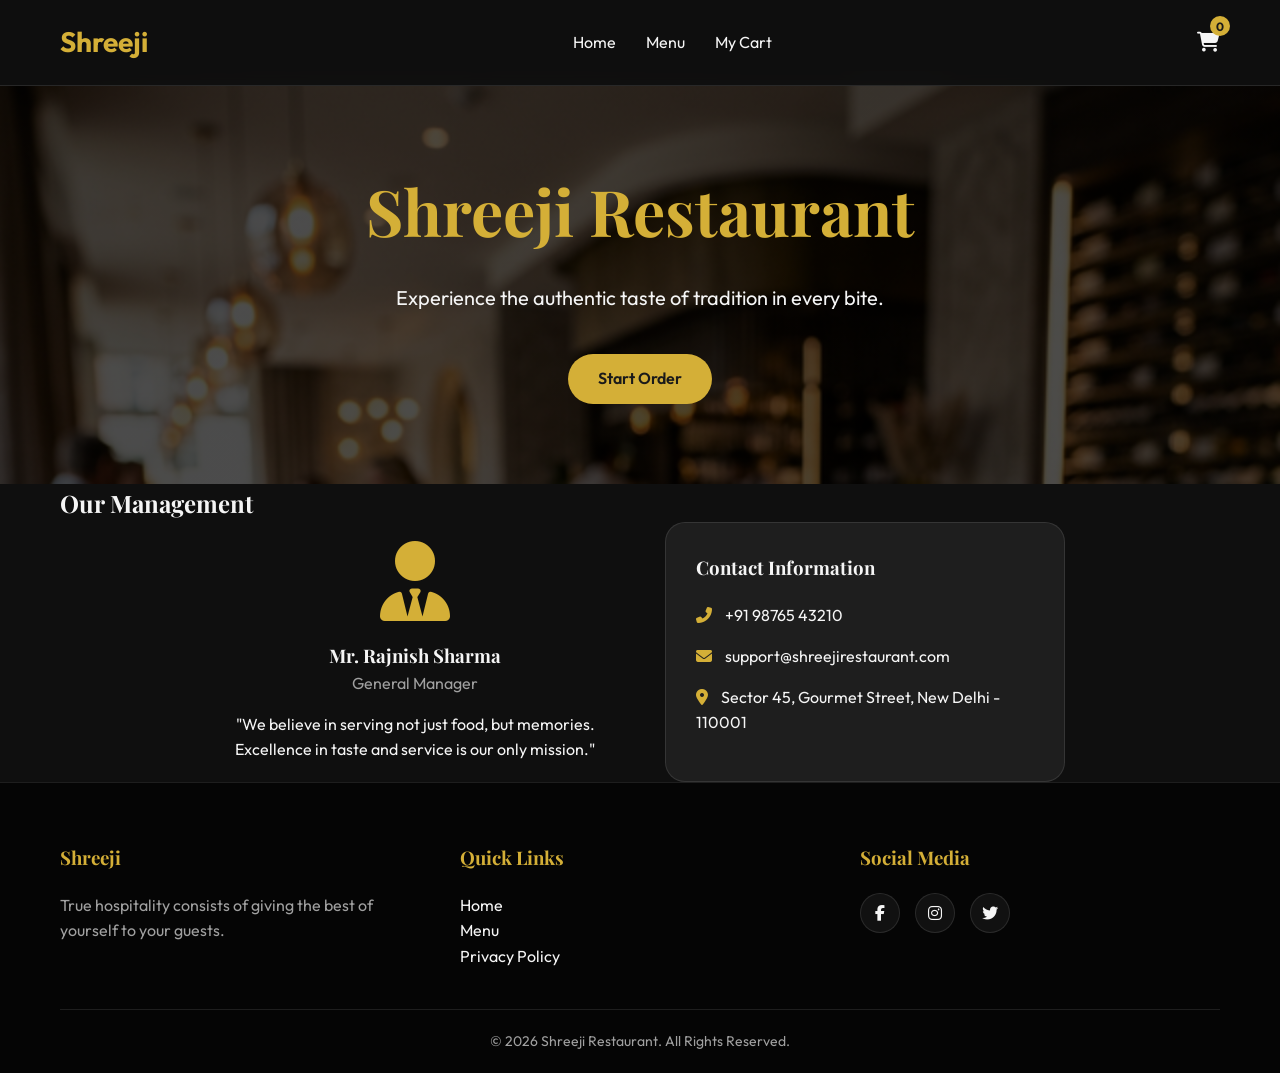
<file: index.html>
<!DOCTYPE html>
<html lang="en">
<head>
    <meta charset="UTF-8">
    <meta name="viewport" content="width=device-width, initial-scale=1.0">
    <title>Shreeji Restaurant | Pure flavors, Divine Taste</title>
    <!-- Font Awesome -->
    <link rel="stylesheet" href="https://cdnjs.cloudflare.com/ajax/libs/font-awesome/6.4.0/css/all.min.css">
    <link rel="stylesheet" href="style.css">
</head>
<body>

    <!-- Shared Navbar -->
    <nav>
        <div class="container">
            <a href="index.html" class="logo">Shreeji</a>
            <ul class="nav-links">
                <li><a href="index.html">Home</a></li>
                <li><a href="selection.html">Menu</a></li>
                <li><a href="cart.html">My Cart</a></li>
            </ul>
            <a href="cart.html" class="cart-btn-link">
                <i class="fas fa-shopping-cart"></i>
                <span class="cart-counter" id="cartCounter">0</span>
            </a>
        </div>
    </nav>

    <main>
        <!-- Hero Section -->
        <section class="hero" style="background: linear-gradient(rgba(0,0,0,0.7), rgba(0,0,0,0.7)), url('images/hero.png'); background-size: cover;">
            <div class="container" style="text-align: center;">
                <h1 style="font-size: 64px; color: var(--primary-color); margin-bottom: 20px;">Shreeji Restaurant</h1>
                <p style="font-size: 20px; margin-bottom: 40px;">Experience the authentic taste of tradition in every bite.</p>
                <a href="selection.html" class="btn btn-primary">Start Order</a>
            </div>
        </section>

        <!-- About / Contact -->
        <section class="container">
            <h2 class="section-title">Our Management</h2>
            <div style="display: flex; gap: 50px; align-items: center; justify-content: center; flex-wrap: wrap;">
                <div style="max-width: 400px; text-align: center;">
                    <i class="fas fa-user-tie" style="font-size: 80px; color: var(--primary-color); margin-bottom: 20px;"></i>
                    <h3>Mr. Rajnish Sharma</h3>
                    <p style="color: var(--text-muted)">General Manager</p>
                    <p style="margin-top: 15px;">"We believe in serving not just food, but memories. Excellence in taste and service is our only mission."</p>
                </div>
                <div style="max-width: 400px; padding: 30px; background: var(--card-bg); border-radius: 20px; border: 1px solid var(--glass-border);">
                    <h3>Contact Information</h3>
                    <ul style="margin-top: 20px;">
                        <li style="margin-bottom: 15px;"><i class="fas fa-phone-alt" style="color: var(--primary-color); margin-right: 10px;"></i> +91 98765 43210</li>
                        <li style="margin-bottom: 15px;"><i class="fas fa-envelope" style="color: var(--primary-color); margin-right: 10px;"></i> support@shreejirestaurant.com</li>
                        <li style="margin-bottom: 15px;"><i class="fas fa-map-marker-alt" style="color: var(--primary-color); margin-right: 10px;"></i> Sector 45, Gourmet Street, New Delhi - 110001</li>
                    </ul>
                </div>
            </div>
        </section>
    </main>

    <!-- Shared Footer -->
    <footer>
        <div class="container">
            <div class="footer-grid">
                <div class="footer-info">
                    <h3>Shreeji</h3>
                    <p>True hospitality consists of giving the best of yourself to your guests.</p>
                </div>
                <div class="footer-info">
                    <h3>Quick Links</h3>
                    <ul>
                        <li><a href="index.html">Home</a></li>
                        <li><a href="selection.html">Menu</a></li>
                        <li><a href="#">Privacy Policy</a></li>
                    </ul>
                </div>
                <div class="footer-info">
                    <h3>Social Media</h3>
                    <div class="social-links">
                        <a href="#"><i class="fab fa-facebook-f"></i></a>
                        <a href="#"><i class="fab fa-instagram"></i></a>
                        <a href="#"><i class="fab fa-twitter"></i></a>
                    </div>
                </div>
            </div>
            <div class="copyright">
                &copy; 2026 Shreeji Restaurant. All Rights Reserved.
            </div>
        </div>
    </footer>

    <script src="common.js"></script>
</body>
</html>
</file>
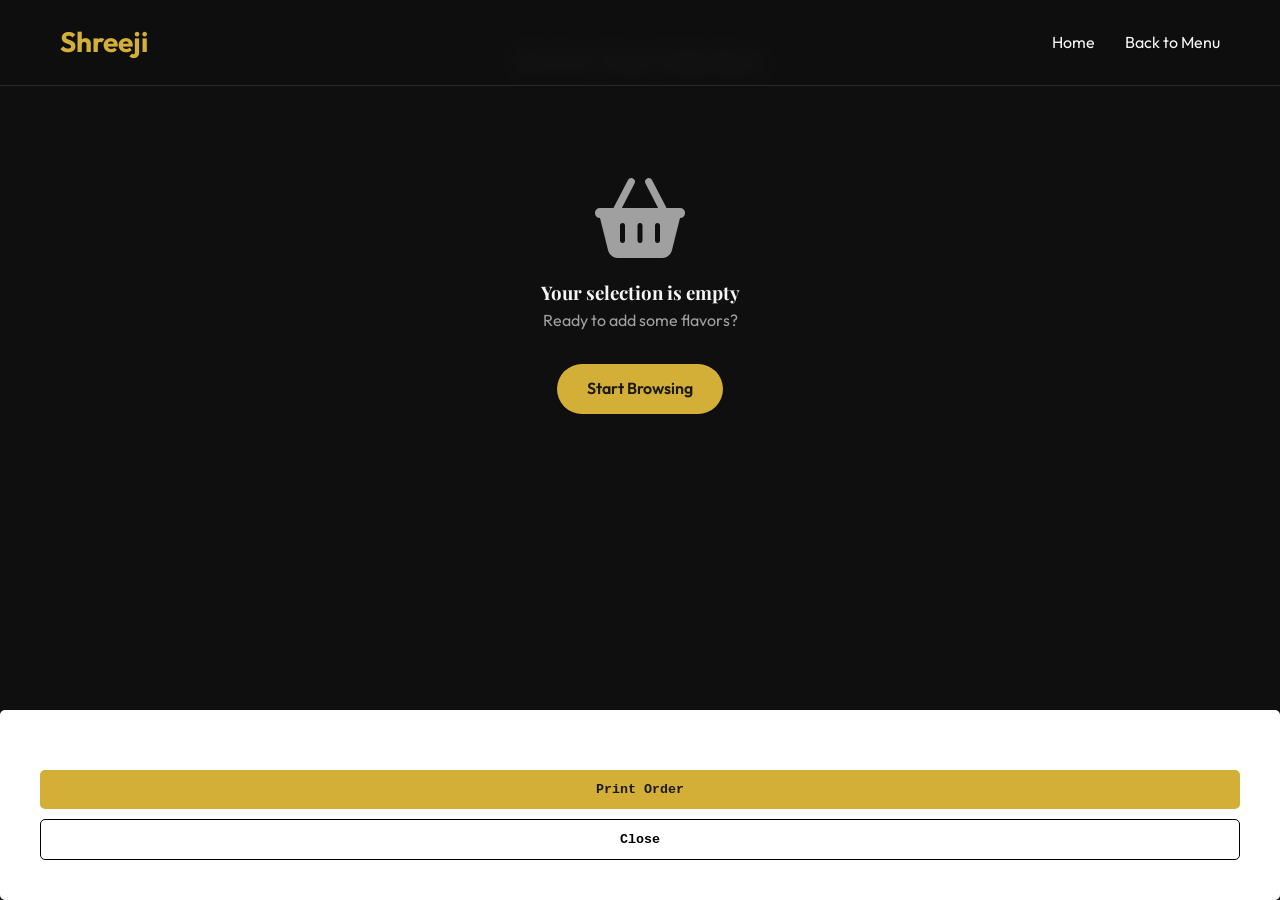
<file: cart.html>
<!DOCTYPE html>
<html lang="en">
<head>
    <meta charset="UTF-8">
    <meta name="viewport" content="width=device-width, initial-scale=1.0">
    <title>My Cart | Shreeji Restaurant</title>
    <link rel="stylesheet" href="https://cdnjs.cloudflare.com/ajax/libs/font-awesome/6.4.0/css/all.min.css">
    <link rel="stylesheet" href="style.css">
    <style>
        .cart-page-container {
            display: grid;
            grid-template-columns: 2fr 1fr;
            gap: 40px;
            margin-top: 40px;
        }
        .cart-list {
            background: var(--card-bg);
            border-radius: 20px;
            padding: 30px;
            border: 1px solid var(--glass-border);
        }
        .cart-page-item {
            display: flex;
            align-items: center;
            gap: 20px;
            padding: 15px 0;
            border-bottom: 1px solid var(--glass-border);
        }
        .cart-page-item img {
            width: 80px;
            height: 80px;
            object-fit: cover;
            border-radius: 10px;
        }
        .summary-card {
            background: var(--card-bg);
            border-radius: 20px;
            padding: 30px;
            border: 1px solid var(--primary-color);
            height: fit-content;
            position: sticky;
            top: 100px;
        }
        @media (max-width: 992px) {
            .cart-page-container { grid-template-columns: 1fr; }
        }
    </style>
</head>
<body>

    <nav>
        <div class="container">
            <a href="index.html" class="logo">Shreeji</a>
            <ul class="nav-links">
                <li><a href="index.html">Home</a></li>
                <li><a href="menu.html">Back to Menu</a></li>
            </ul>
        </div>
    </nav>

    <main class="container">
        <h2 class="section-title" style="text-align: left; margin-top: 40px;">Review Your Selection</h2>
        
        <div id="emptyCart" style="display: none; text-align: center; padding: 100px 0;">
            <i class="fas fa-shopping-basket" style="font-size: 80px; color: var(--text-muted); margin-bottom: 20px;"></i>
            <h3>Your selection is empty</h3>
            <p style="margin-bottom: 30px; color: var(--text-muted)">Ready to add some flavors?</p>
            <a href="selection.html" class="btn btn-primary">Start Browsing</a>
        </div>

        <div class="cart-page-container" id="cartLayout">
            <div class="cart-list" id="cartListItems">
                <!-- Items injected here -->
            </div>
            
            <div class="summary-card">
                <h3 style="margin-bottom: 25px; border-bottom: 1px solid var(--glass-border); padding-bottom: 15px;">Order Summary</h3>
                <div style="display: flex; justify-content: space-between; margin-bottom: 15px;">
                    <span>Subtotal</span>
                    <span id="subtotal">₹0</span>
                </div>
                <div style="display: flex; justify-content: space-between; margin-bottom: 15px;">
                    <span>GST (5%)</span>
                    <span id="gst">₹0</span>
                </div>
                <div style="display: flex; justify-content: space-between; margin-top: 20px; padding-top: 20px; border-top: 2px solid var(--primary-color); font-weight: 700; font-size: 20px;">
                    <span>Grand Total</span>
                    <span id="grandTotal" style="color: var(--primary-color);">₹0</span>
                </div>
                <button class="btn btn-primary" style="width: 100%; margin-top: 30px;" id="checkoutBtn">Checkout & Print Bill</button>
                <button class="btn btn-outline" style="width: 100%; margin-top: 10px;" onclick="clearAll()">Clear All</button>
            </div>
        </div>
    </main>

    <!-- Bill Modal -->
    <div class="modal-overlay" id="billModal">
        <div class="bill-modal" style="font-family: 'Courier New', monospace; background: #fff; color: #000; padding: 40px; border-radius: 5px;">
            <div class="bill-content" id="billContent" style="white-space: pre-wrap;"></div>
            <button class="btn btn-primary" style="width: 100%; margin-top: 20px; border-radius: 5px;" onclick="window.print()">Print Order</button>
            <button class="btn btn-outline" style="width: 100%; margin-top: 10px; border-radius: 5px; border-color: #000; color: #000;" onclick="closeModal()">Close</button>
        </div>
    </div>

    <script src="common.js"></script>
    <script>
        document.addEventListener('DOMContentLoaded', updateCartPage);

        function updateCartPage() {
            const cart = CartManager.getCart();
            const emptyDiv = document.getElementById('emptyCart');
            const layoutDiv = document.getElementById('cartLayout');
            
            if (cart.length === 0) {
                emptyDiv.style.display = 'block';
                layoutDiv.style.display = 'none';
                return;
            }

            const listItems = document.getElementById('cartListItems');
            listItems.innerHTML = '';
            let sub = 0;

            cart.forEach((item, index) => {
                sub += item.price;
                const div = document.createElement('div');
                div.className = 'cart-page-item';
                div.innerHTML = `
                    <img src="${item.image}" alt="${item.name}">
                    <div style="flex-grow: 1;">
                        <h4 style="font-size: 18px;">${item.name}</h4>
                        <p style="color: var(--text-muted); font-size: 14px;">${item.category}</p>
                    </div>
                    <div style="font-weight: 700; color: var(--primary-color);">₹${item.price}</div>
                    <button onclick="remove(${index})" style="background: transparent; color: var(--accent-color); font-size: 18px;"><i class="fas fa-trash"></i></button>
                `;
                listItems.appendChild(div);
            });

            const gstVal = Math.round(sub * 0.05);
            document.getElementById('subtotal').innerText = `₹${sub}`;
            document.getElementById('gst').innerText = `₹${gstVal}`;
            document.getElementById('grandTotal').innerText = `₹${sub + gstVal}`;
        }

        function remove(idx) {
            CartManager.removeFromCart(idx);
            updateCartPage();
        }

        function clearAll() {
            CartManager.clearCart();
            updateCartPage();
        }

        document.getElementById('checkoutBtn').onclick = () => {
            const cart = CartManager.getCart();
            let sub = cart.reduce((s, i) => s + i.price, 0);
            let gstVal = Math.round(sub * 0.05);
            
            let bill = `******** SHREEJI RESTAURANT ********\n`;
            bill += `Contact: +91 98765 43210\n`;
            bill += `Address: Sector 45, New Delhi\n`;
            bill += `------------------------------------\n`;
            cart.forEach(item => {
                bill += `${item.name.padEnd(25)} ₹${item.price}\n`;
            });
            bill += `------------------------------------\n`;
            bill += `Subtotal:                ₹${sub}\n`;
            bill += `GST (5%):                ₹${gstVal}\n`;
            bill += `GRAND TOTAL:             ₹${sub + gstVal}\n`;
            bill += `------------------------------------\n`;
            bill += `        TASTE THE DIVINE            \n`;
            
            document.getElementById('billContent').innerText = bill;
            document.getElementById('billModal').classList.add('open');
        };

        function closeModal() {
            document.getElementById('billModal').classList.remove('open');
        }
    </script>
</body>
</html>
</file>
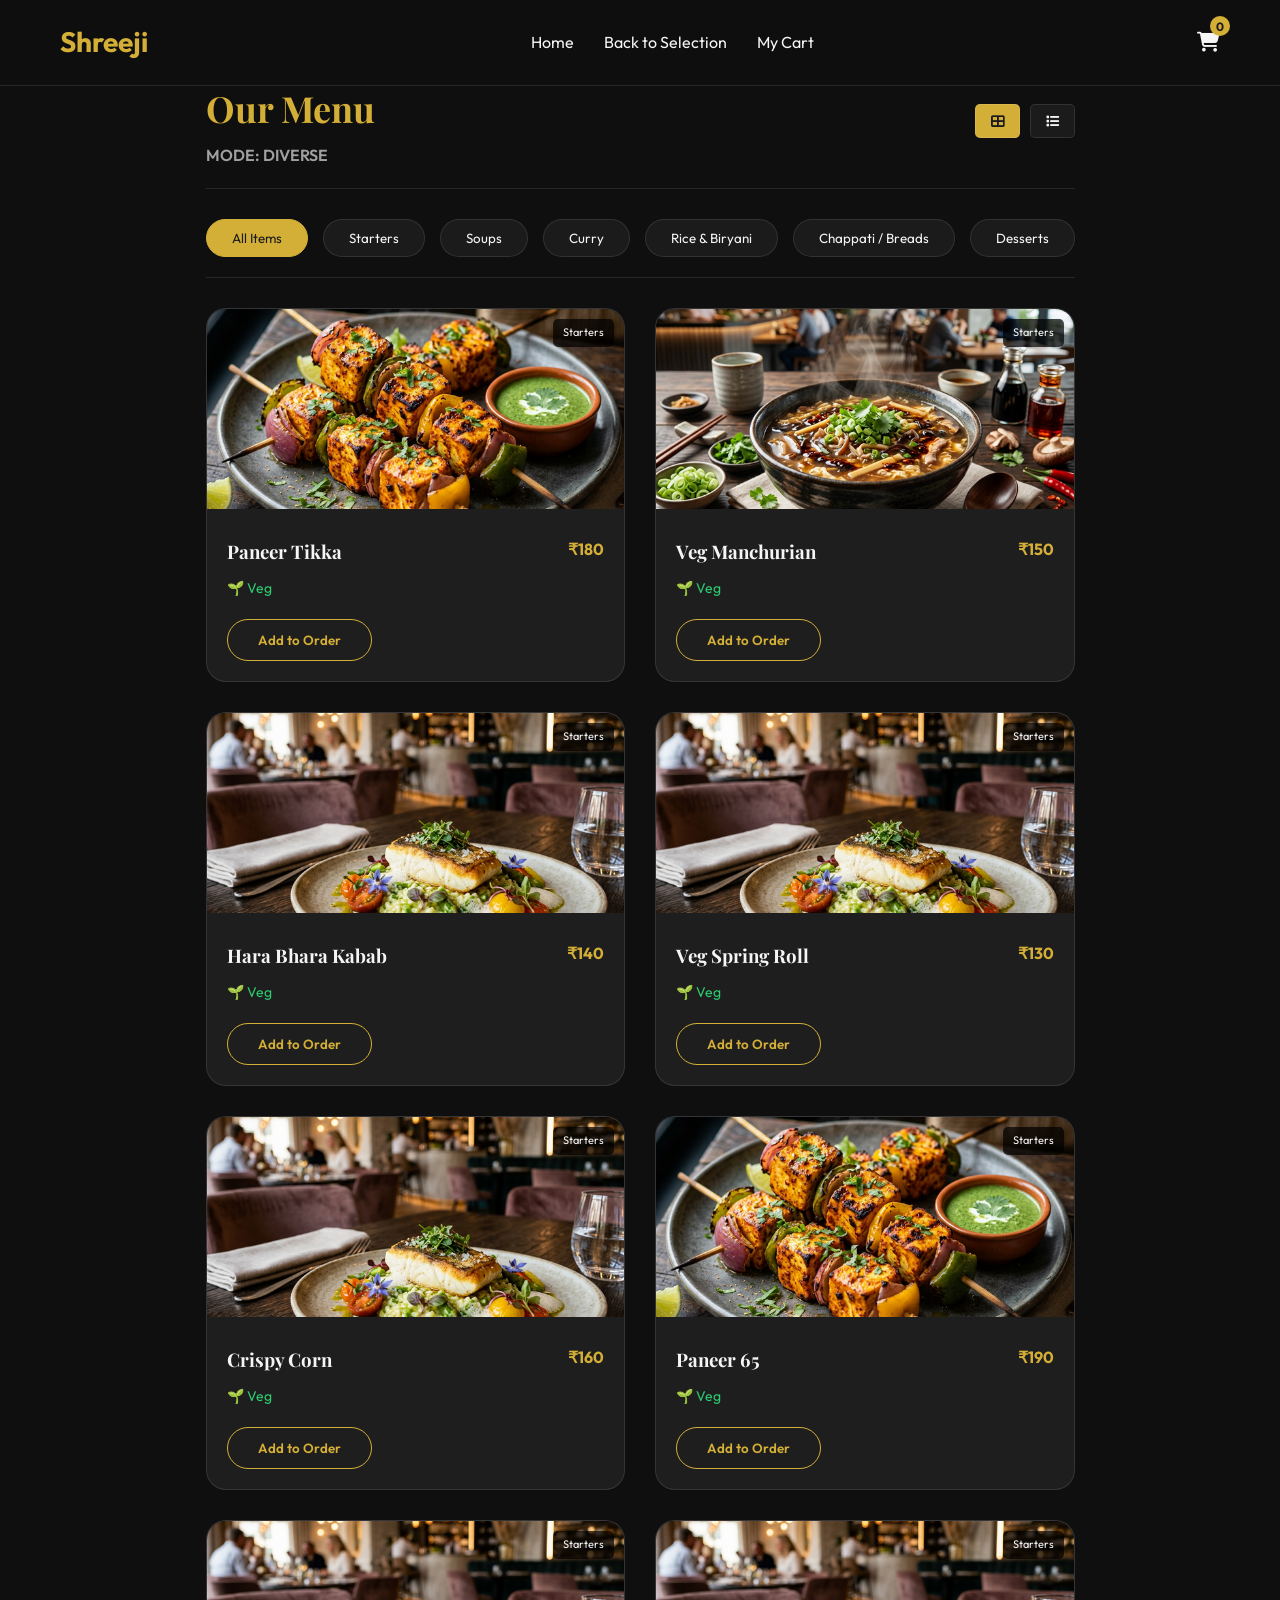
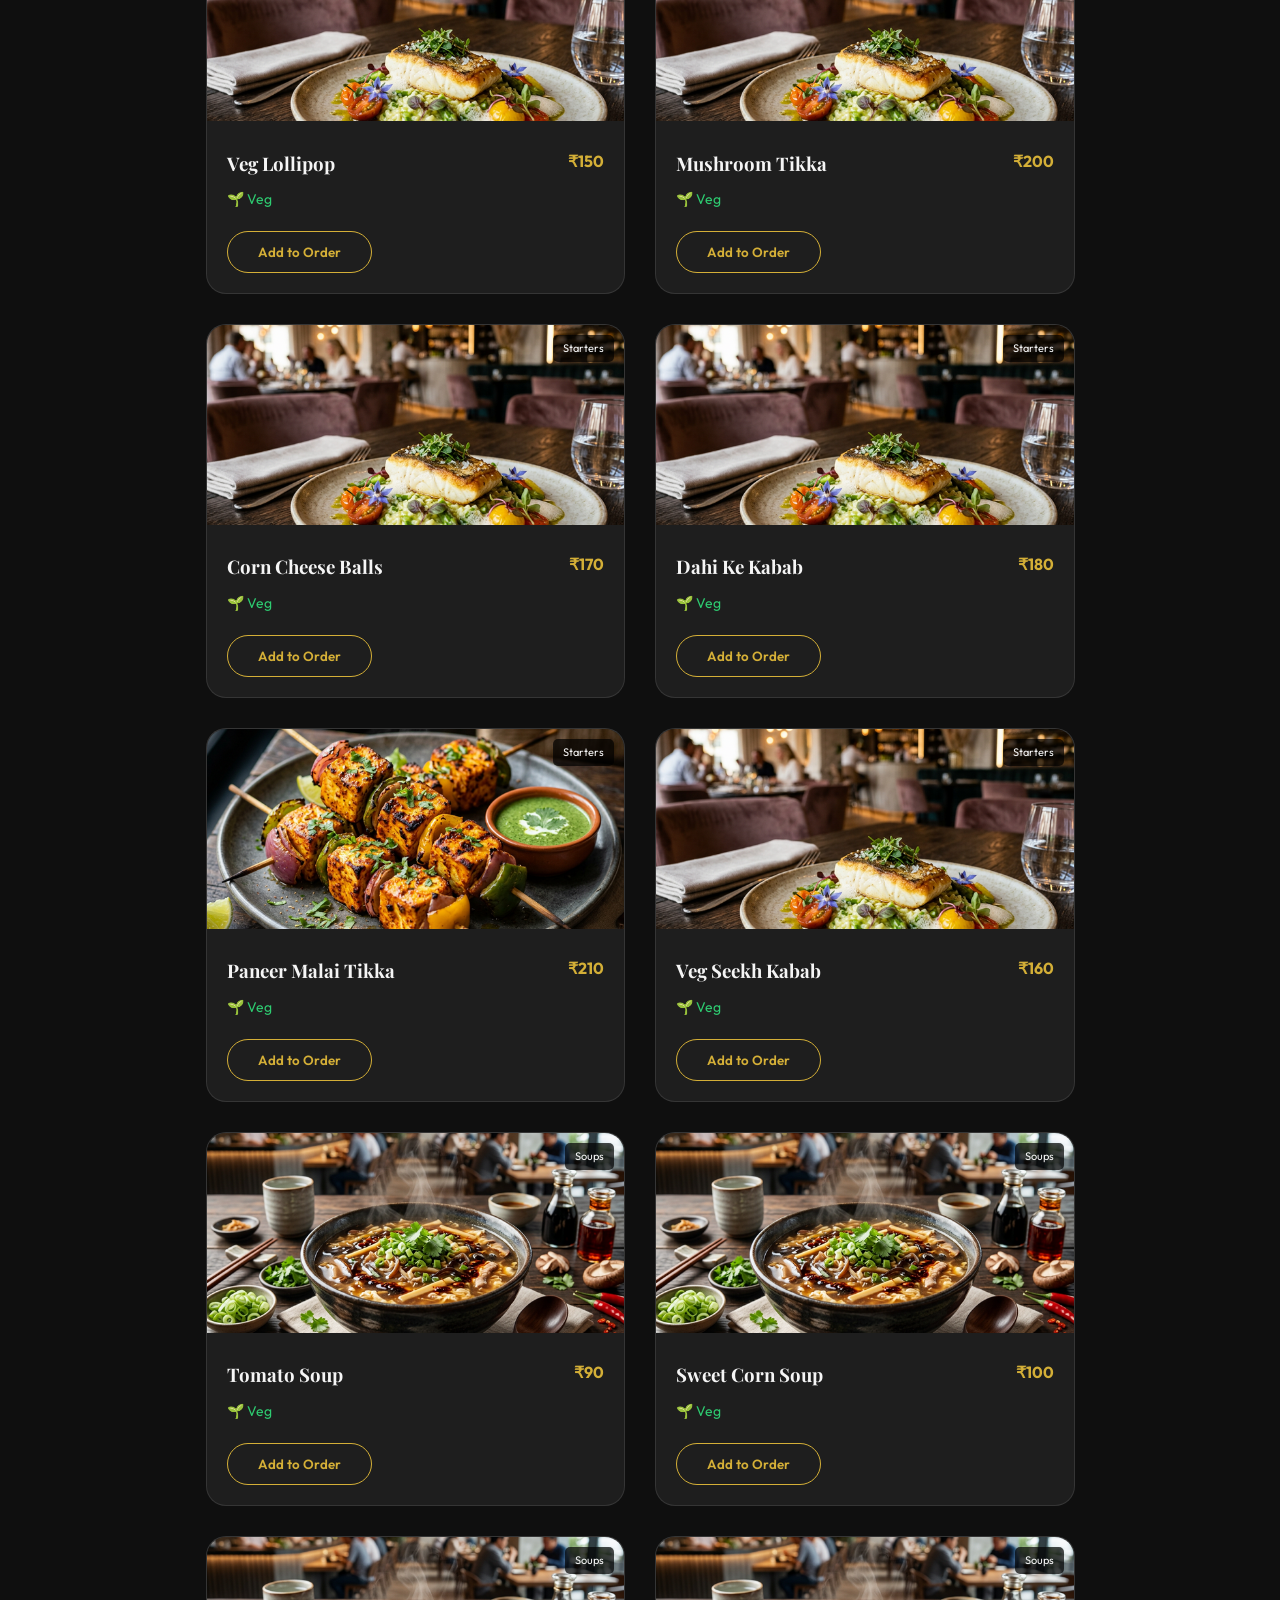
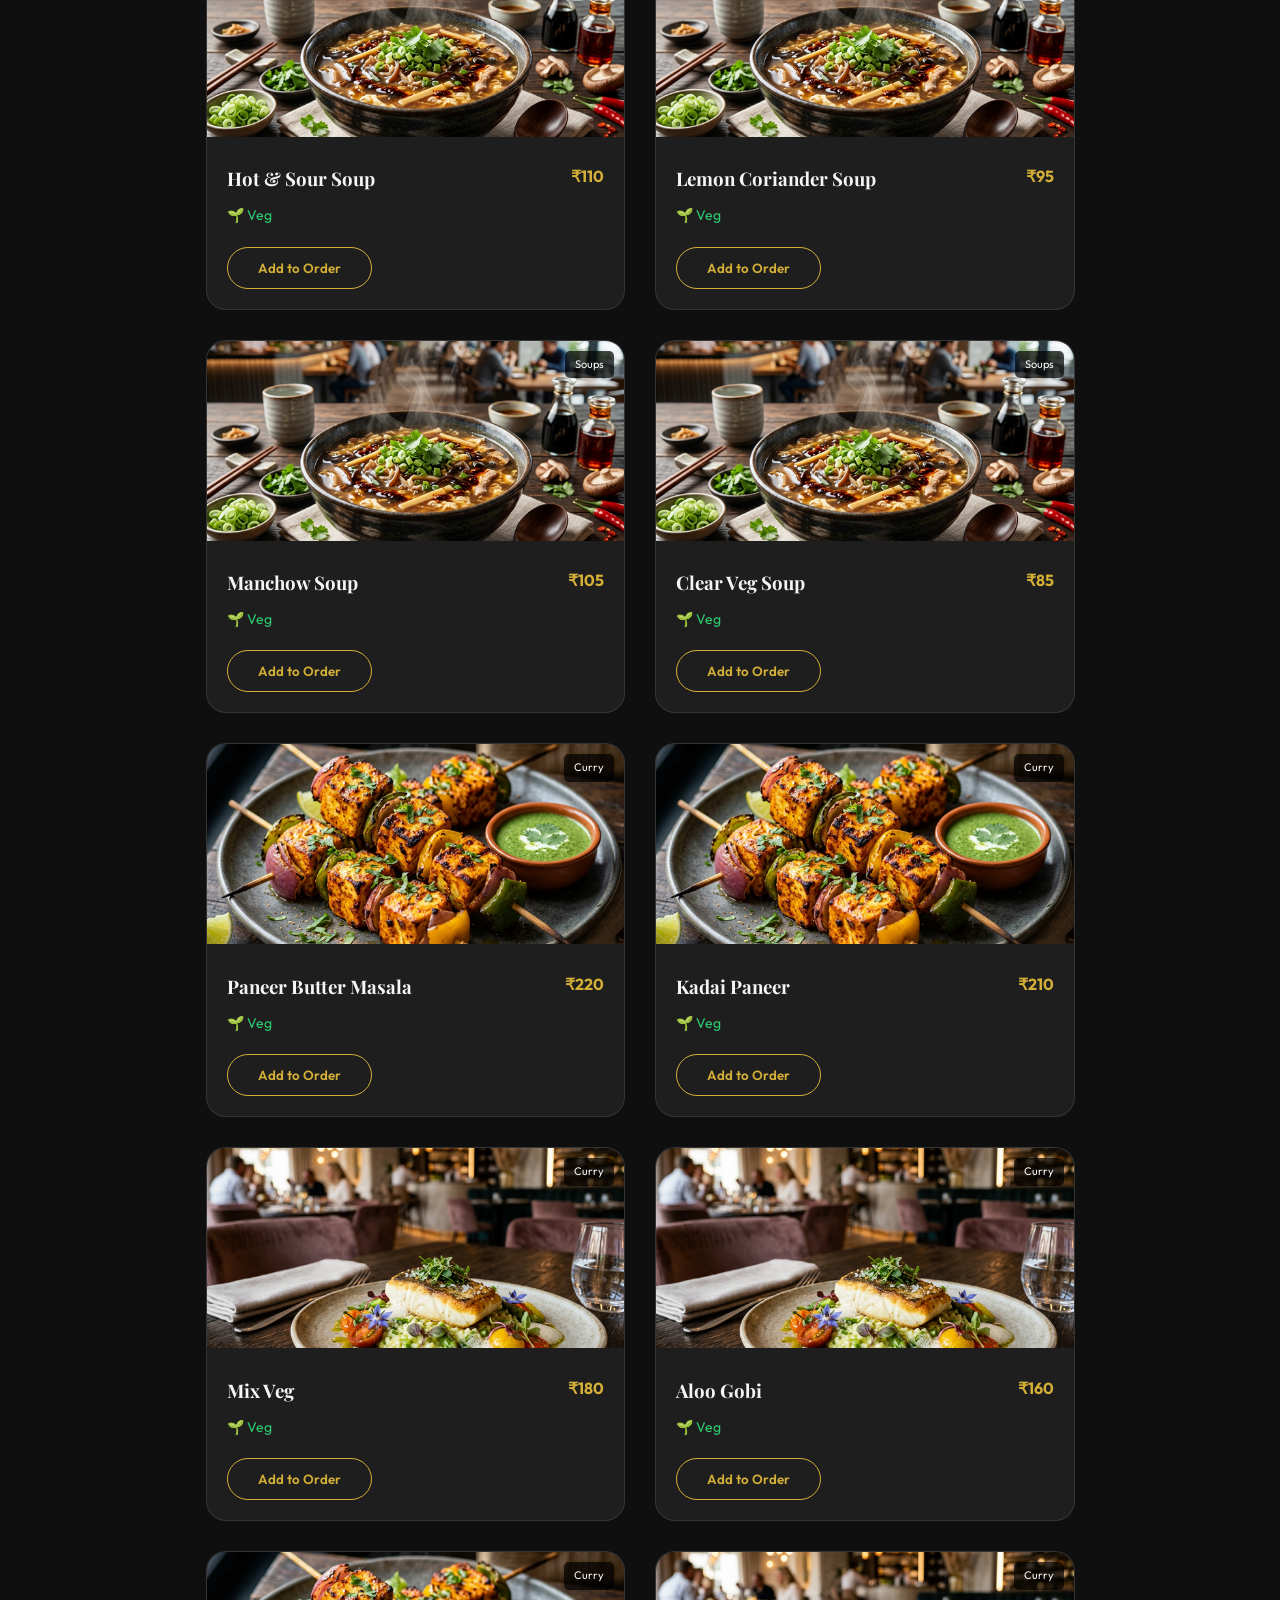
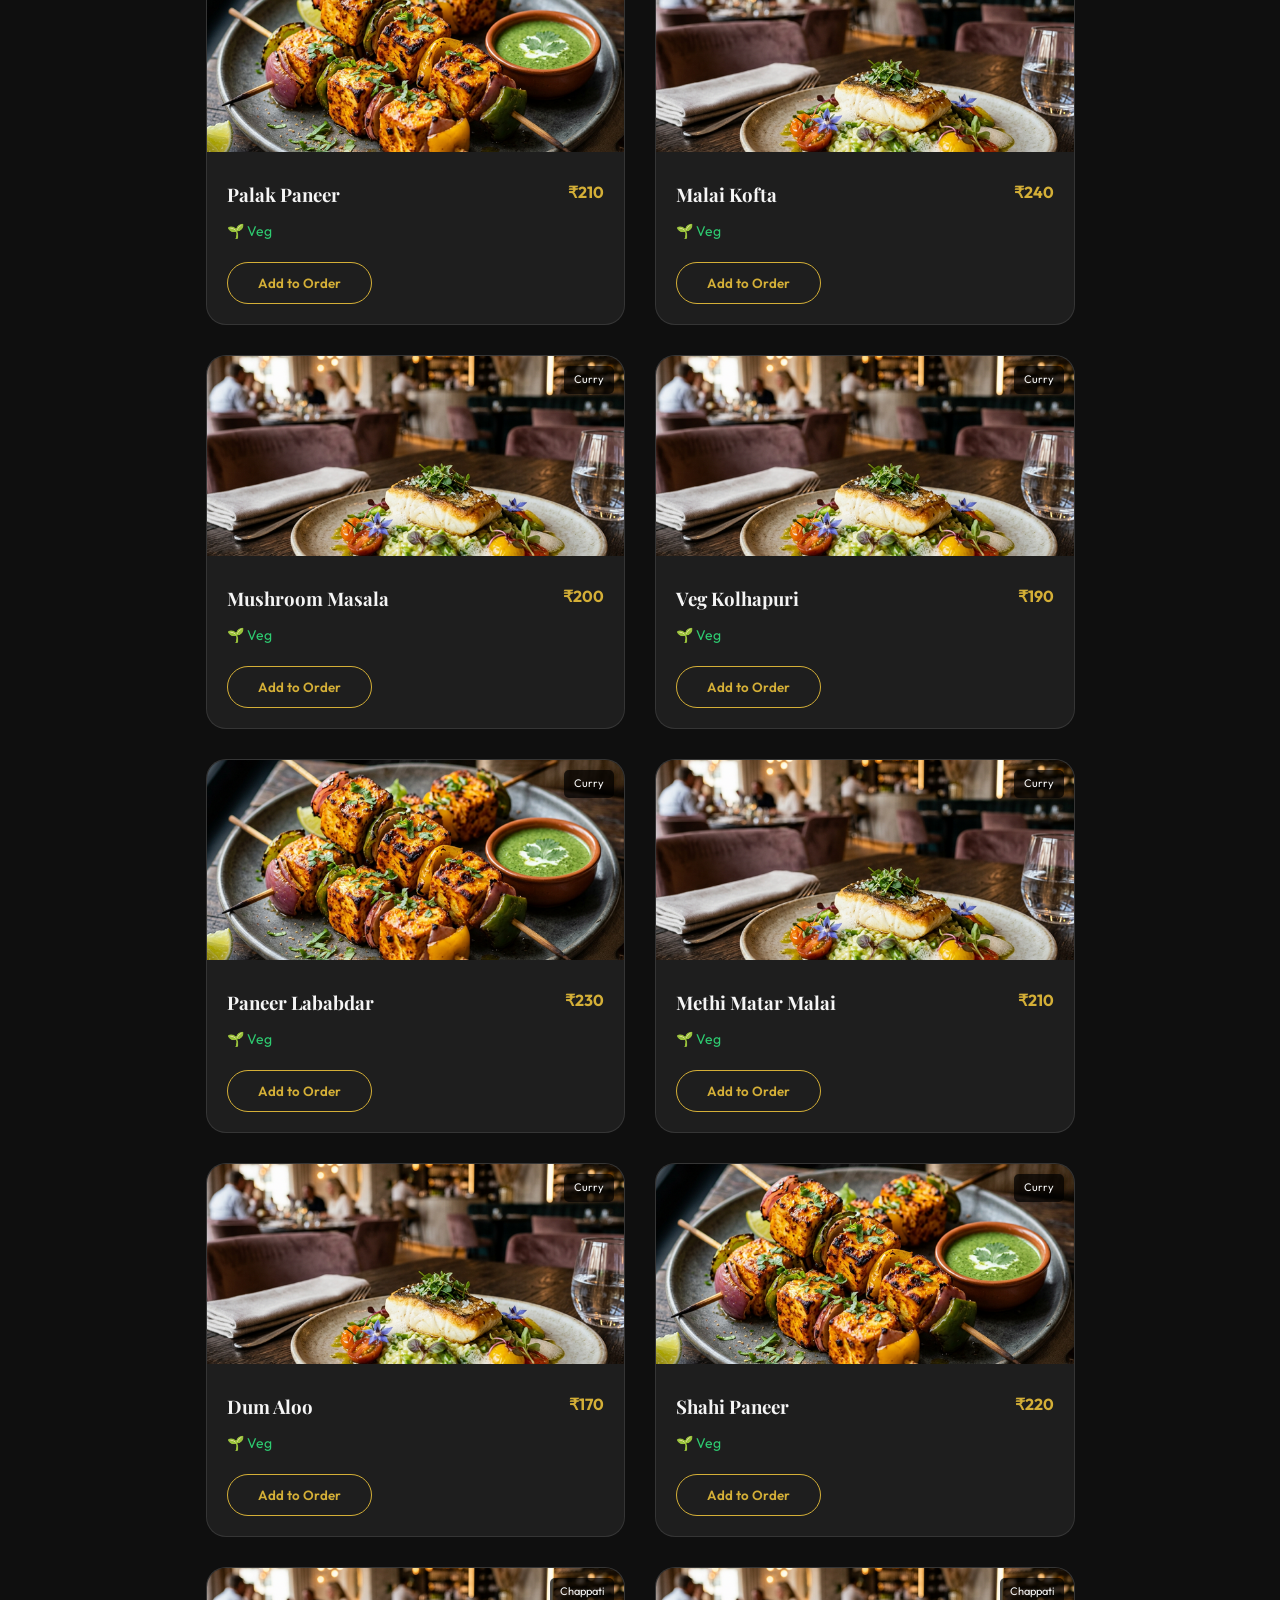
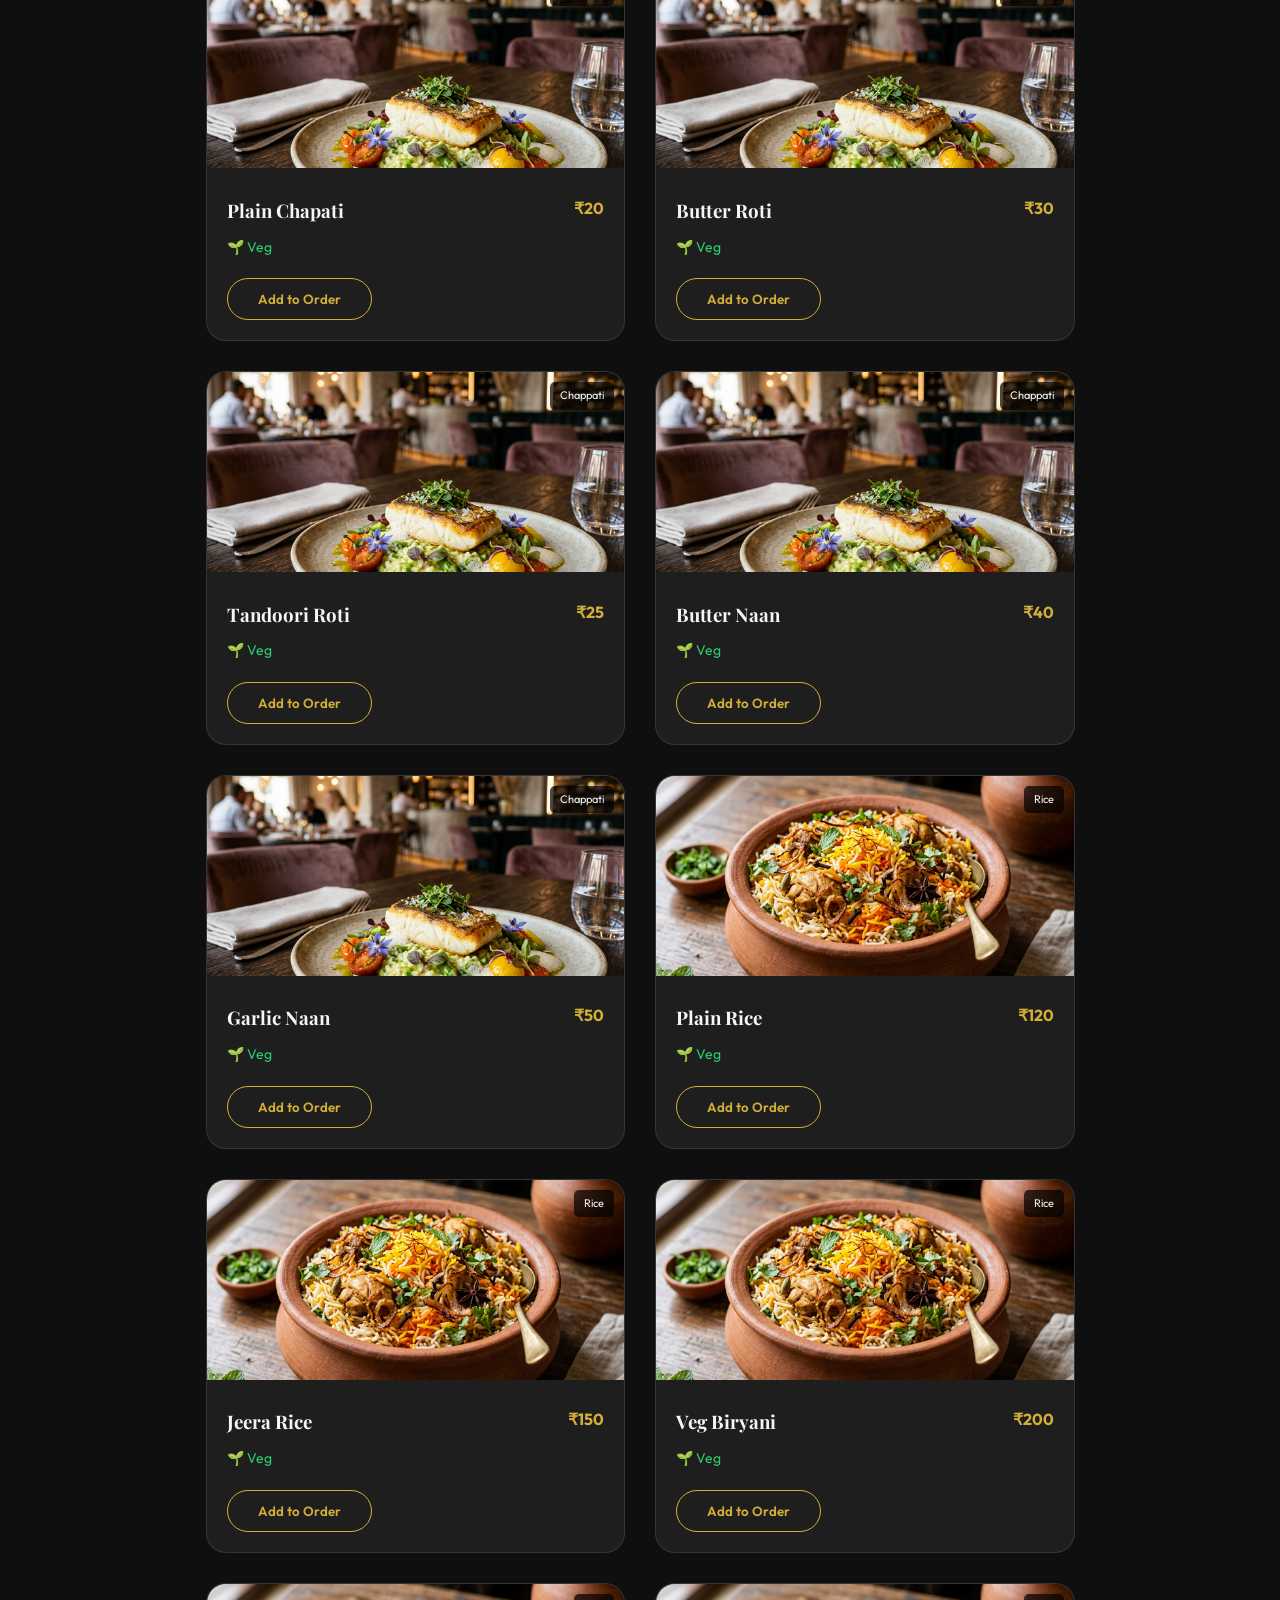
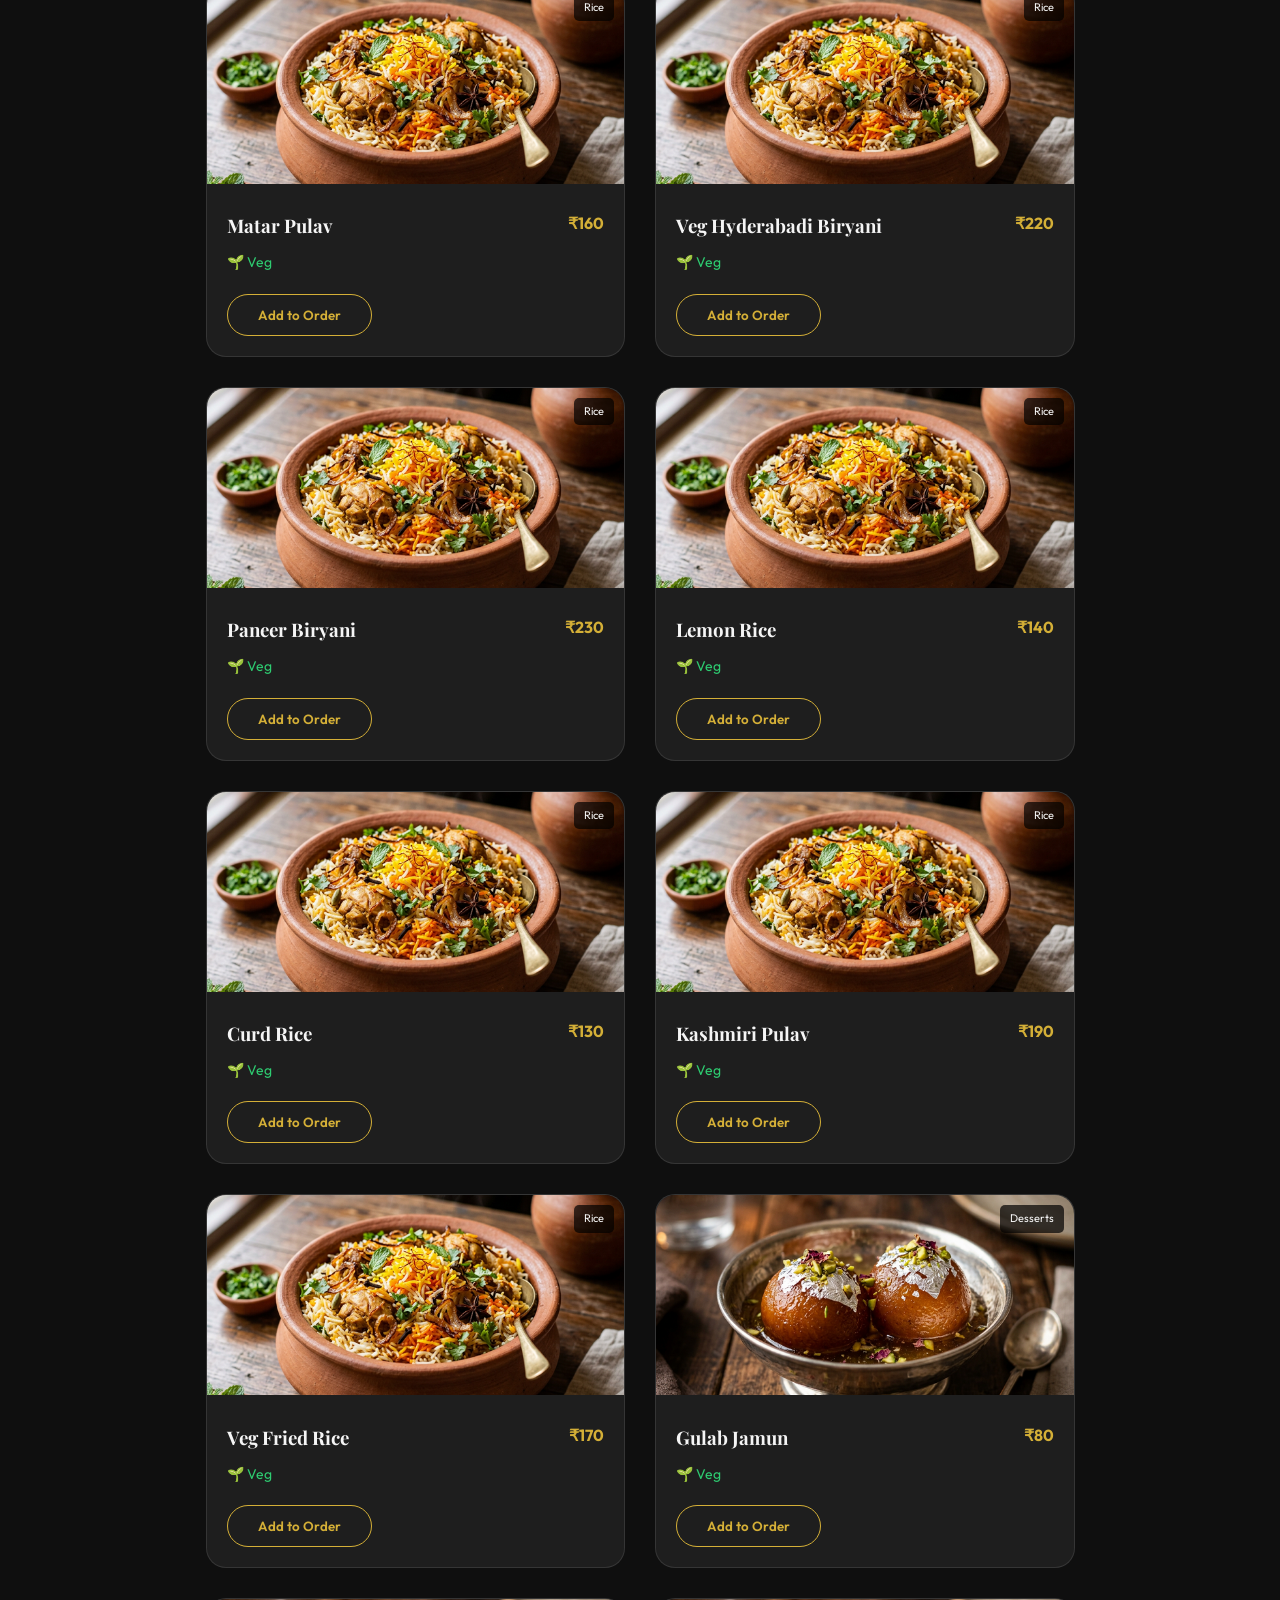
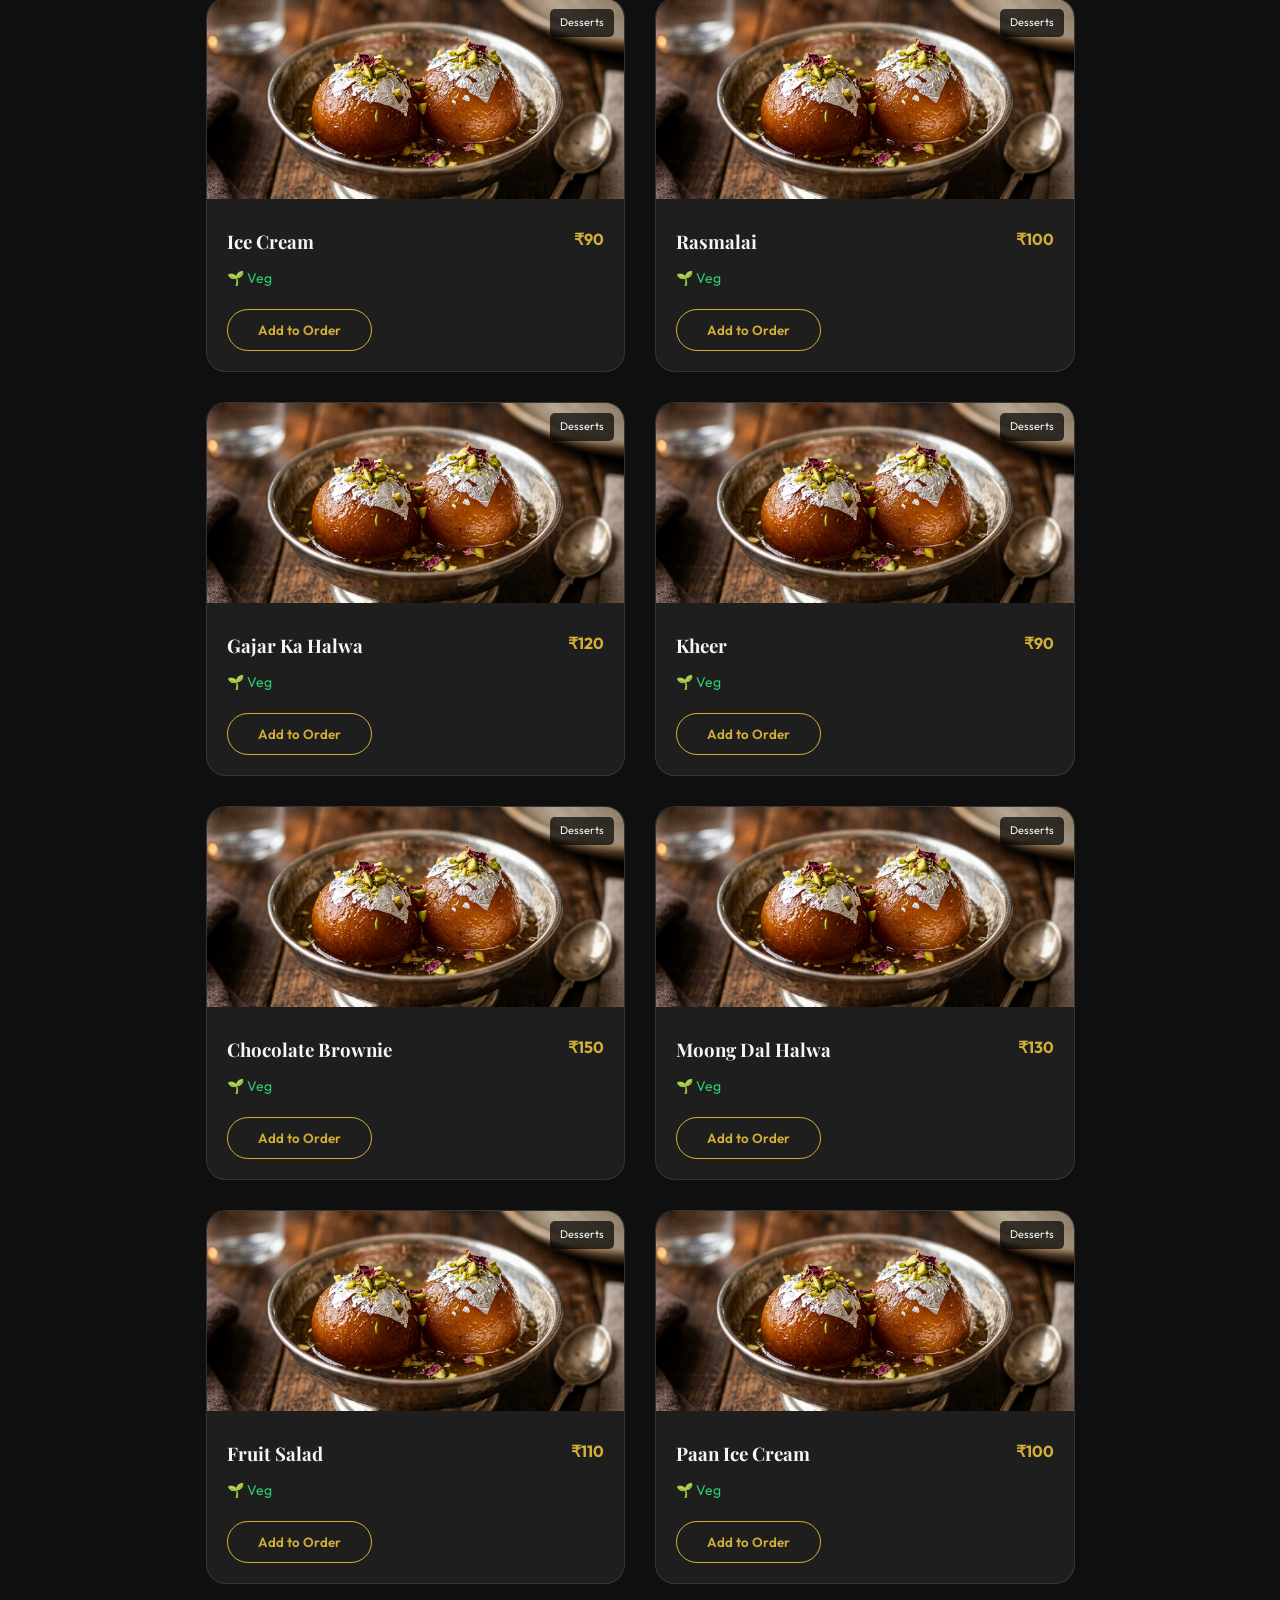
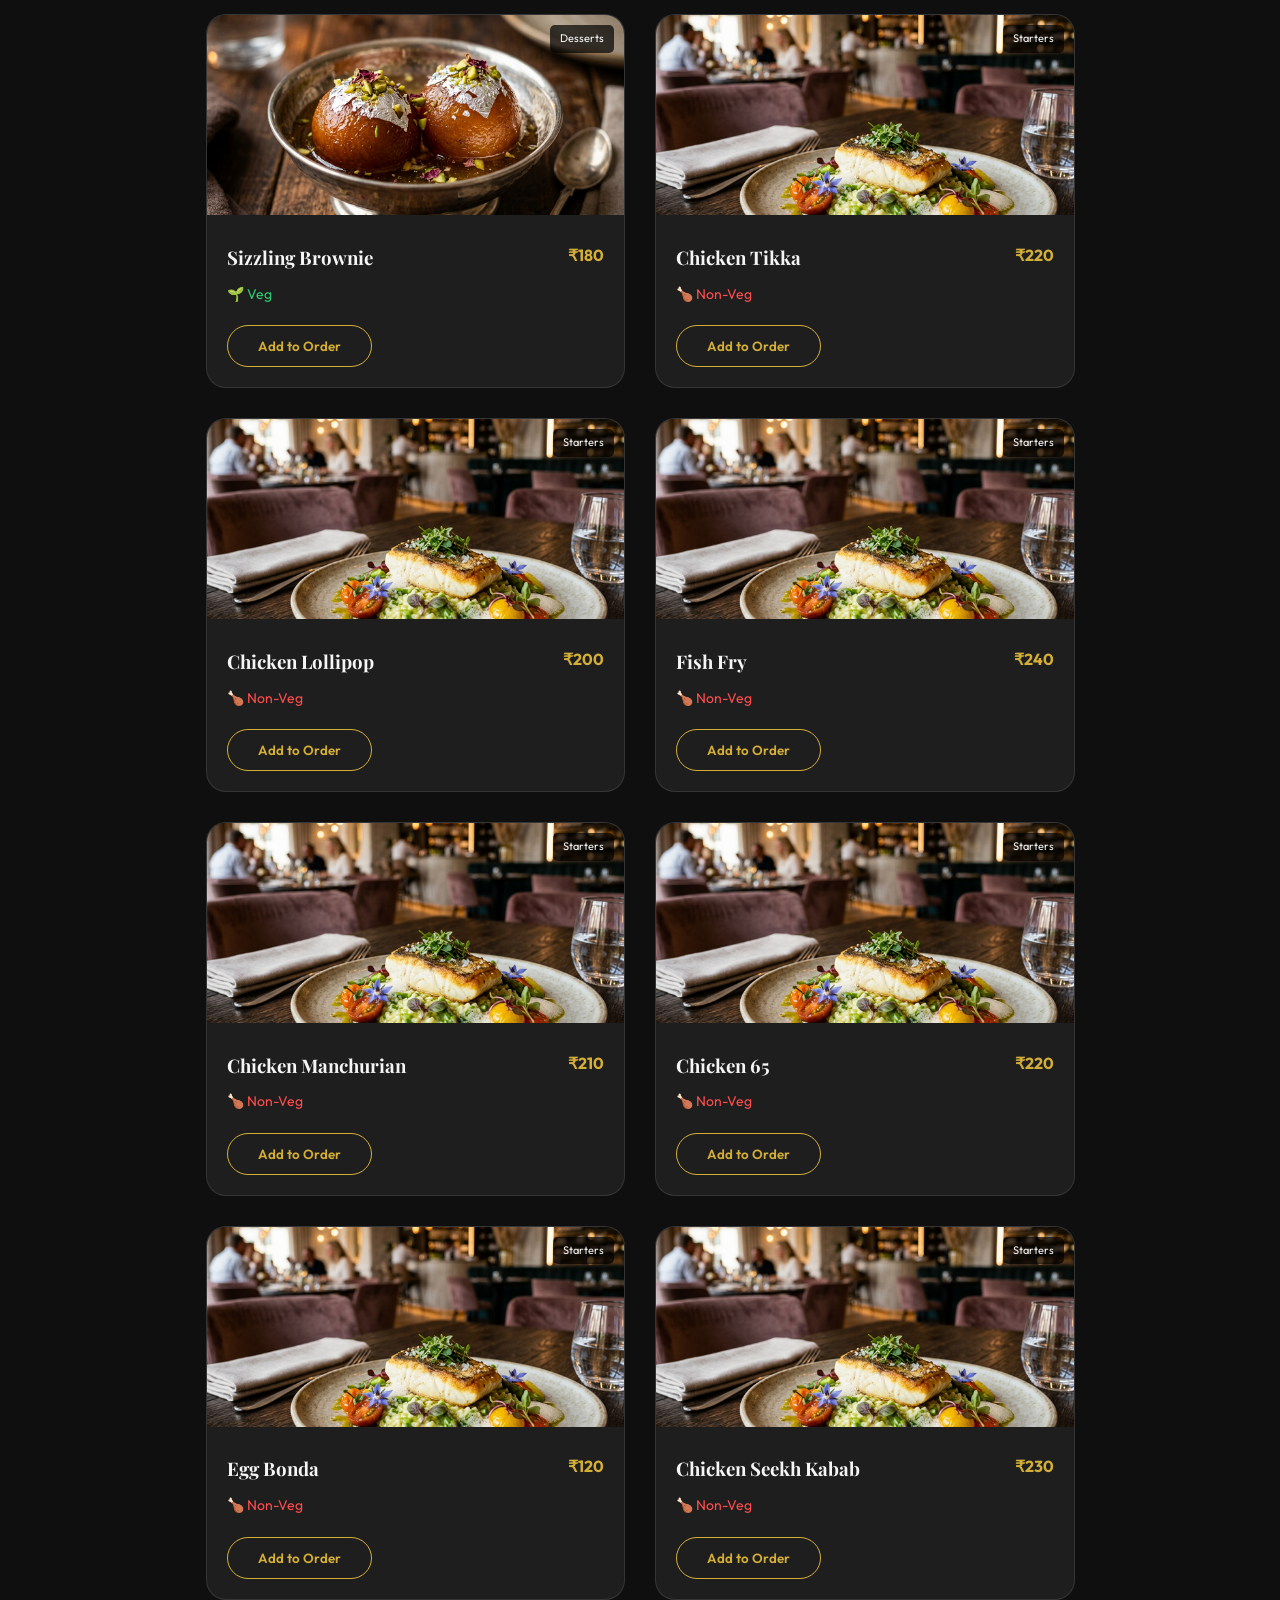
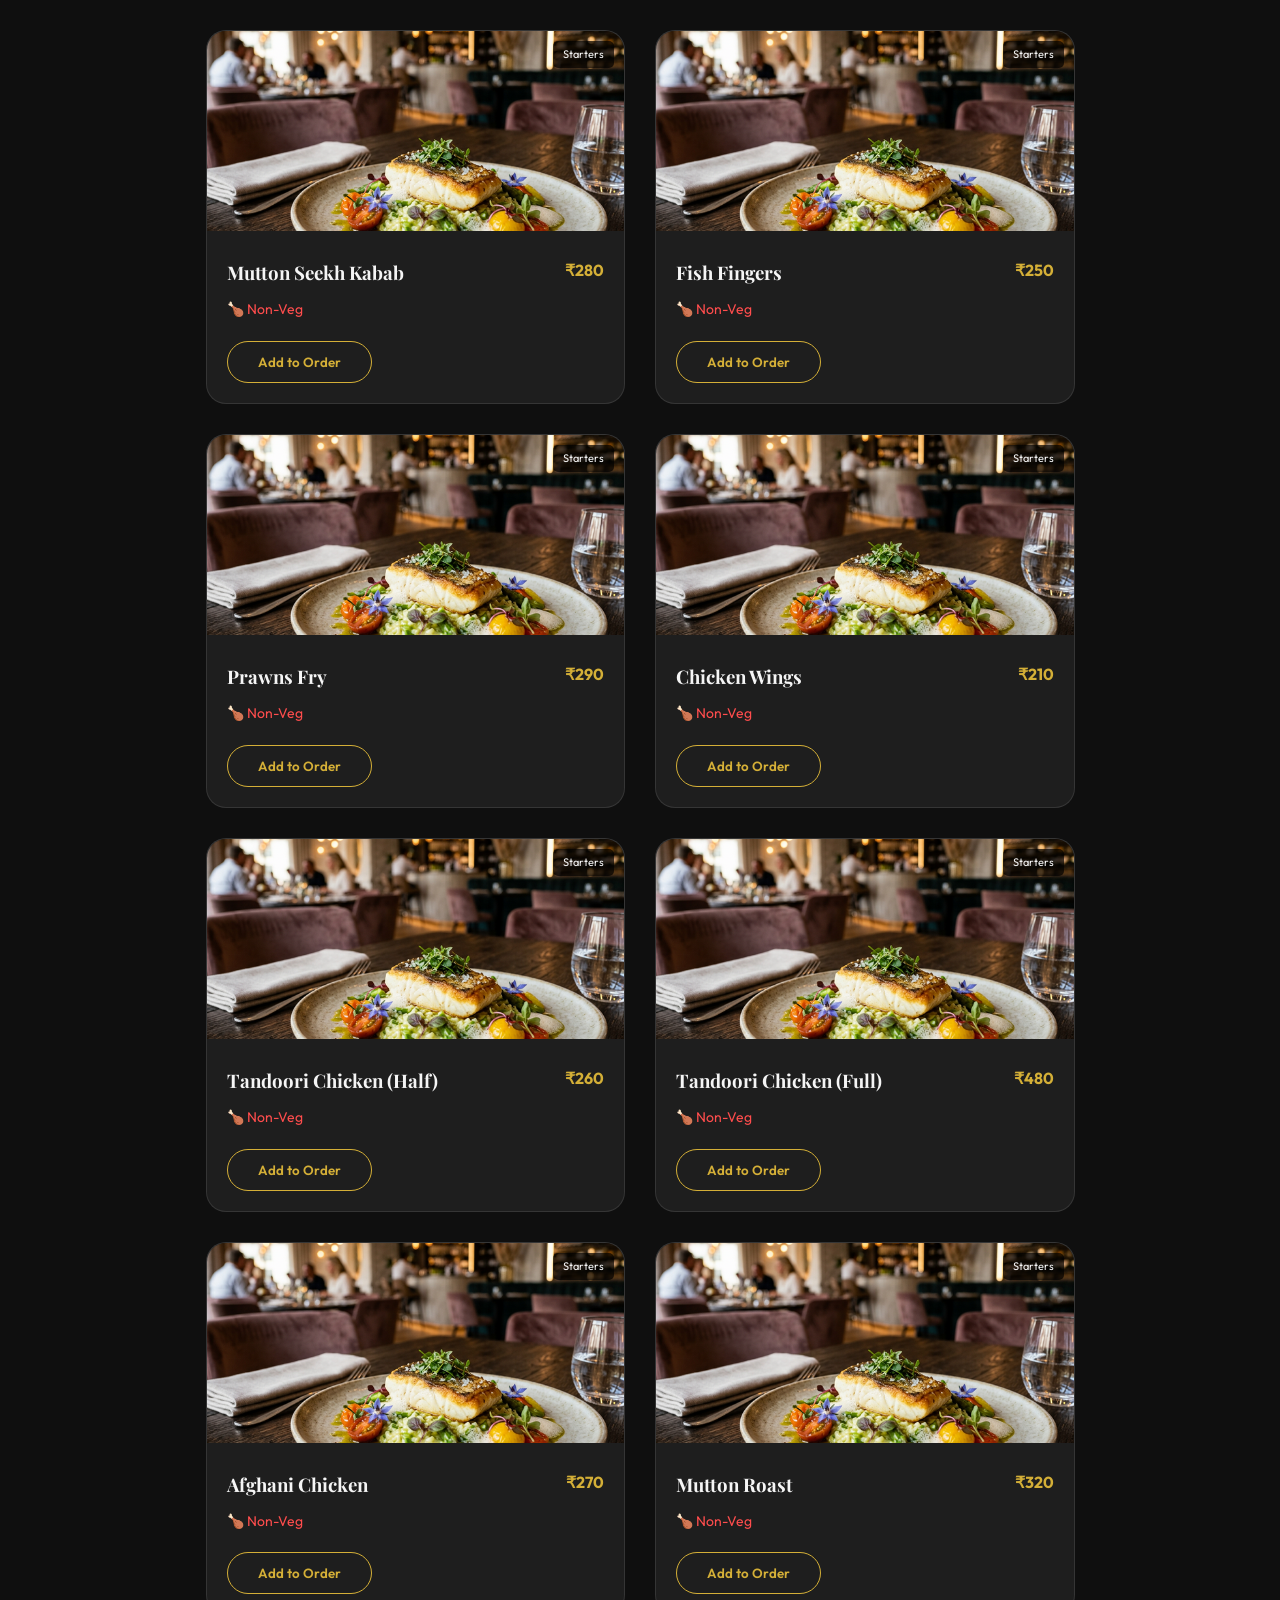
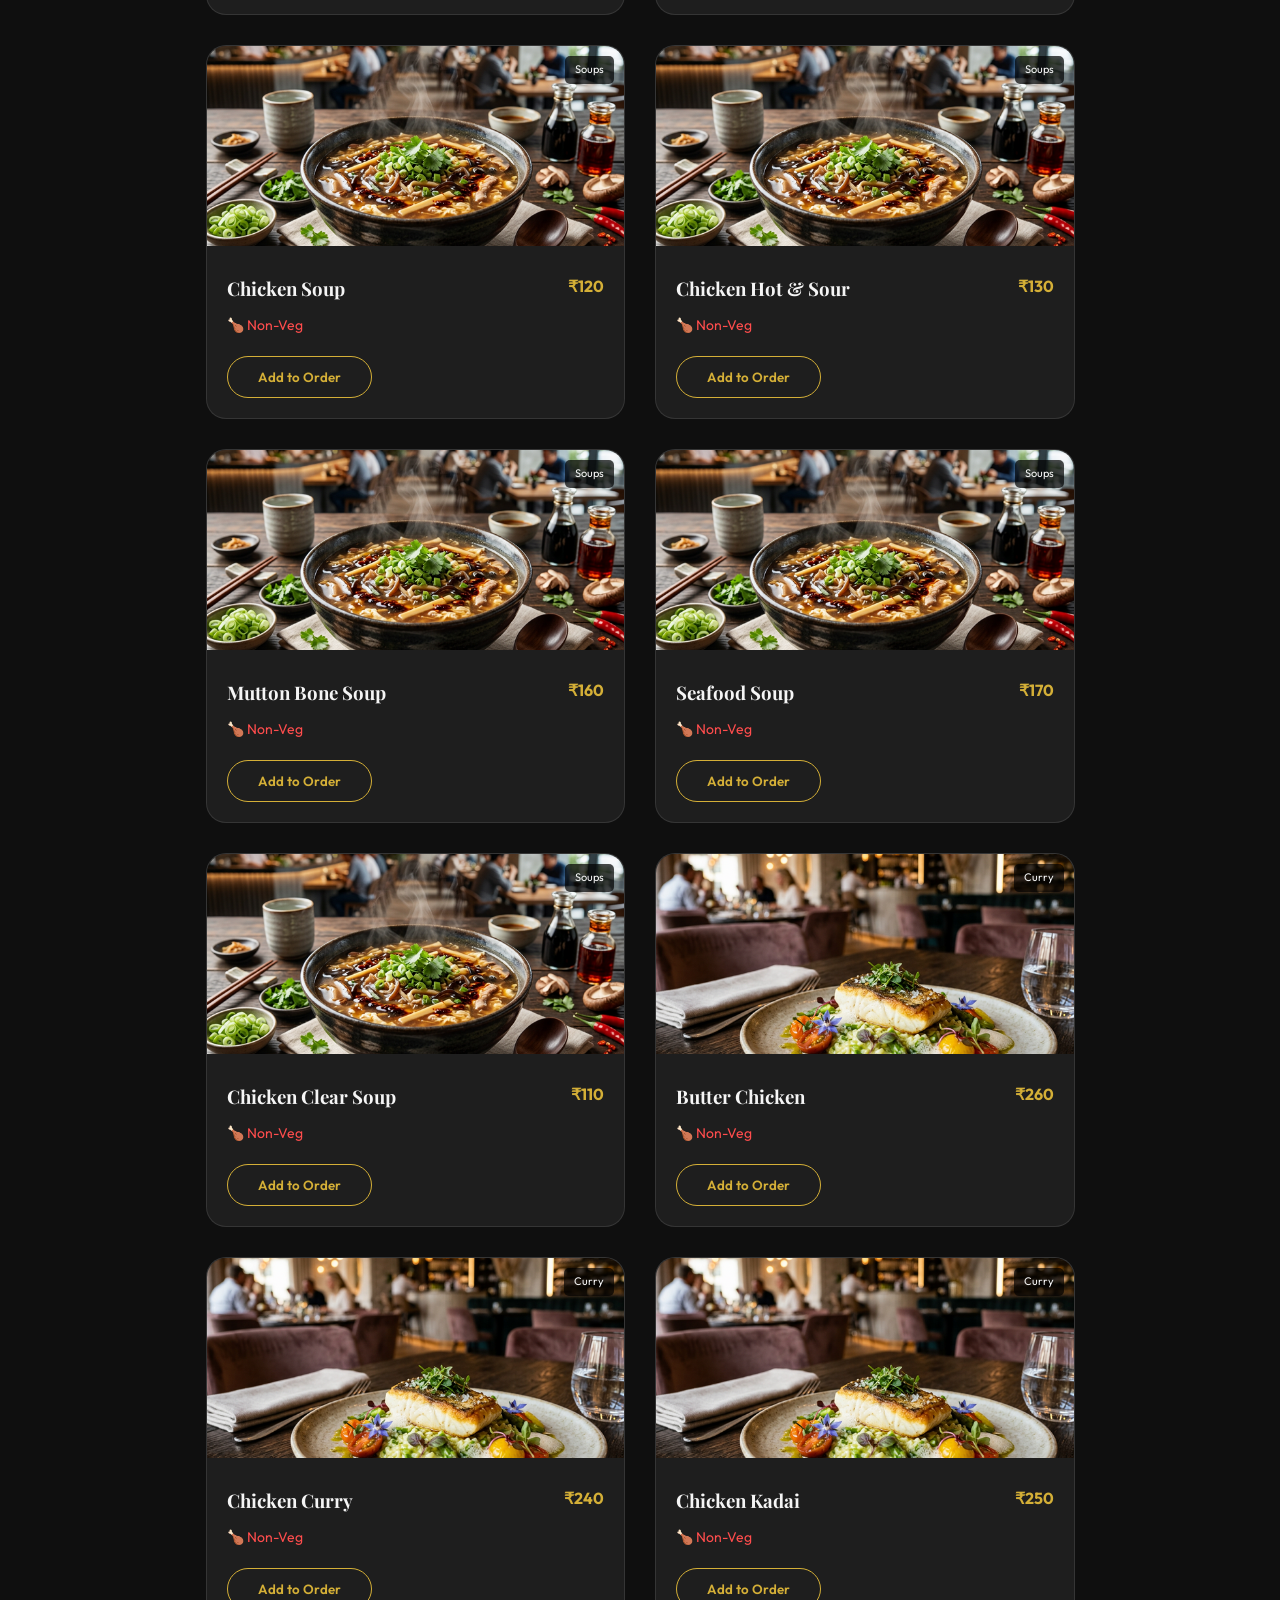
<file: menu.html>
<!DOCTYPE html>
<html lang="en">
<head>
    <meta charset="UTF-8">
    <meta name="viewport" content="width=device-width, initial-scale=1.0">
    <title>Our Menu | Shreeji Restaurant</title>
    <link rel="stylesheet" href="https://cdnjs.cloudflare.com/ajax/libs/font-awesome/6.4.0/css/all.min.css">
    <link rel="stylesheet" href="style.css">
</head>
<body>

    <nav>
        <div class="container">
            <a href="index.html" class="logo">Shreeji</a>
            <ul class="nav-links">
                <li><a href="index.html">Home</a></li>
                <li><a href="selection.html">Back to Selection</a></li>
                <li><a href="cart.html">My Cart</a></li>
            </ul>
            <a href="cart.html" class="cart-btn-link">
                <i class="fas fa-shopping-cart"></i>
                <span class="cart-counter" id="cartCounter">0</span>
            </a>
        </div>
    </nav>

    <main class="container">
        <section class="menu-section">
            <div style="display: flex; justify-content: space-between; align-items: flex-end; margin-bottom: 20px; border-bottom: 1px solid var(--glass-border); padding-bottom: 20px;">
                <div>
                    <h2 style="font-size: 36px; color: var(--primary-color);">Our Menu</h2>
                    <div id="filterLabel" style="font-weight: 600; text-transform: uppercase; color: var(--text-muted); margin-top: 5px;">Mode: All</div>
                </div>
                <div class="view-controls">
                    <button class="toggle-btn active" id="gridMode" title="Grid View"><i class="fas fa-th-large"></i></button>
                    <button class="toggle-btn" id="listMode" title="List View"><i class="fas fa-list"></i></button>
                </div>
            </div>

            <!-- Horizontal Category Navigation -->
            <div class="category-container" id="categoryBar">
                <button class="cat-btn active" data-cat="all">All Items</button>
                <button class="cat-btn" data-cat="Starters">Starters</button>
                <button class="cat-btn" data-cat="Soups">Soups</button>
                <button class="cat-btn" data-cat="Curry">Curry</button>
                <button class="cat-btn" data-cat="Rice">Rice & Biryani</button>
                <button class="cat-btn" data-cat="Chappati">Chappati / Breads</button>
                <button class="cat-btn" data-cat="Desserts">Desserts</button>
            </div>
            
            <div class="menu-grid" id="menuGrid">
                <!-- Items injected by script -->
            </div>
        </section>
    </main>

    <script src="common.js"></script>
    <script>
        let currentCategory = 'all';
        let currentView = 'grid'; // 'grid' or 'list'

        document.addEventListener('DOMContentLoaded', () => {
            const dietPref = PreferenceManager.getPreference();
            const label = document.getElementById('filterLabel');
            label.innerText = `Mode: ${dietPref === 'all' ? 'Diverse' : (dietPref === 'veg' ? 'Pure Veg 🌱' : 'Non-Veg 🍗')}`;
            
            renderMenu();

            // Category Bar Logic
            const catBtns = document.querySelectorAll('.cat-btn');
            catBtns.forEach(btn => {
                btn.addEventListener('click', () => {
                    catBtns.forEach(b => b.classList.remove('active'));
                    btn.classList.add('active');
                    currentCategory = btn.getAttribute('data-cat');
                    renderMenu();
                });
            });

            // View Toggle Logic
            document.getElementById('gridMode').addEventListener('click', (e) => {
                document.getElementById('listMode').classList.remove('active');
                e.currentTarget.classList.add('active');
                document.getElementById('menuGrid').classList.remove('list-view');
                currentView = 'grid';
            });

            document.getElementById('listMode').addEventListener('click', (e) => {
                document.getElementById('gridMode').classList.remove('active');
                e.currentTarget.classList.add('active');
                document.getElementById('menuGrid').classList.add('list-view');
                currentView = 'list';
            });
        });

        function renderMenu() {
            const dietPref = PreferenceManager.getPreference();
            const grid = document.getElementById('menuGrid');
            grid.innerHTML = '';

            // Double filter: Diet + Category
            const filtered = menuItems.filter(item => {
                const matchesDiet = dietPref === 'all' || item.type === dietPref;
                const matchesCat = currentCategory === 'all' || item.category === currentCategory;
                return matchesDiet && matchesCat;
            });

            if (filtered.length === 0) {
                grid.innerHTML = `<div style="grid-column: 1/-1; text-align: center; padding: 50px; color: var(--text-muted)">No items found in this category.</div>`;
                return;
            }

            filtered.forEach(item => {
                const card = document.createElement('div');
                card.className = 'food-card';
                card.innerHTML = `
                    <div style="position: relative;" class="food-img-wrapper">
                        <img src="${item.image}" alt="${item.name}" class="food-img">
                        <span style="position: absolute; top: 10px; right: 10px; background: rgba(0,0,0,0.7); padding: 5px 10px; border-radius: 5px; font-size: 11px;">${item.category}</span>
                    </div>
                    <div class="food-info">
                        <div class="food-header">
                            <h3 class="food-name">${item.name}</h3>
                            <span class="price">₹${item.price}</span>
                        </div>
                        <div class="food-meta">
                            <p class="food-type ${item.type}">${item.type === 'veg' ? '🌱 Veg' : '🍗 Non-Veg'}</p>
                            <button class="btn btn-outline" onclick="addToCartHandler(${JSON.stringify(item).replace(/"/g, '&quot;')})">Add to Order</button>
                        </div>
                    </div>
                `;
                grid.appendChild(card);
            });
        }

        function addToCartHandler(item) {
            CartManager.addToCart(item);
            const btn = event.target;
            const originalText = btn.innerText;
            btn.innerText = "Added ✓";
            btn.style.borderColor = "var(--veg-color)";
            btn.style.color = "var(--veg-color)";
            setTimeout(() => {
                btn.innerText = originalText;
                btn.style.borderColor = "var(--primary-color)";
                btn.style.color = "var(--primary-color)";
            }, 1000);
        }
    </script>
</body>
</html>
</file>
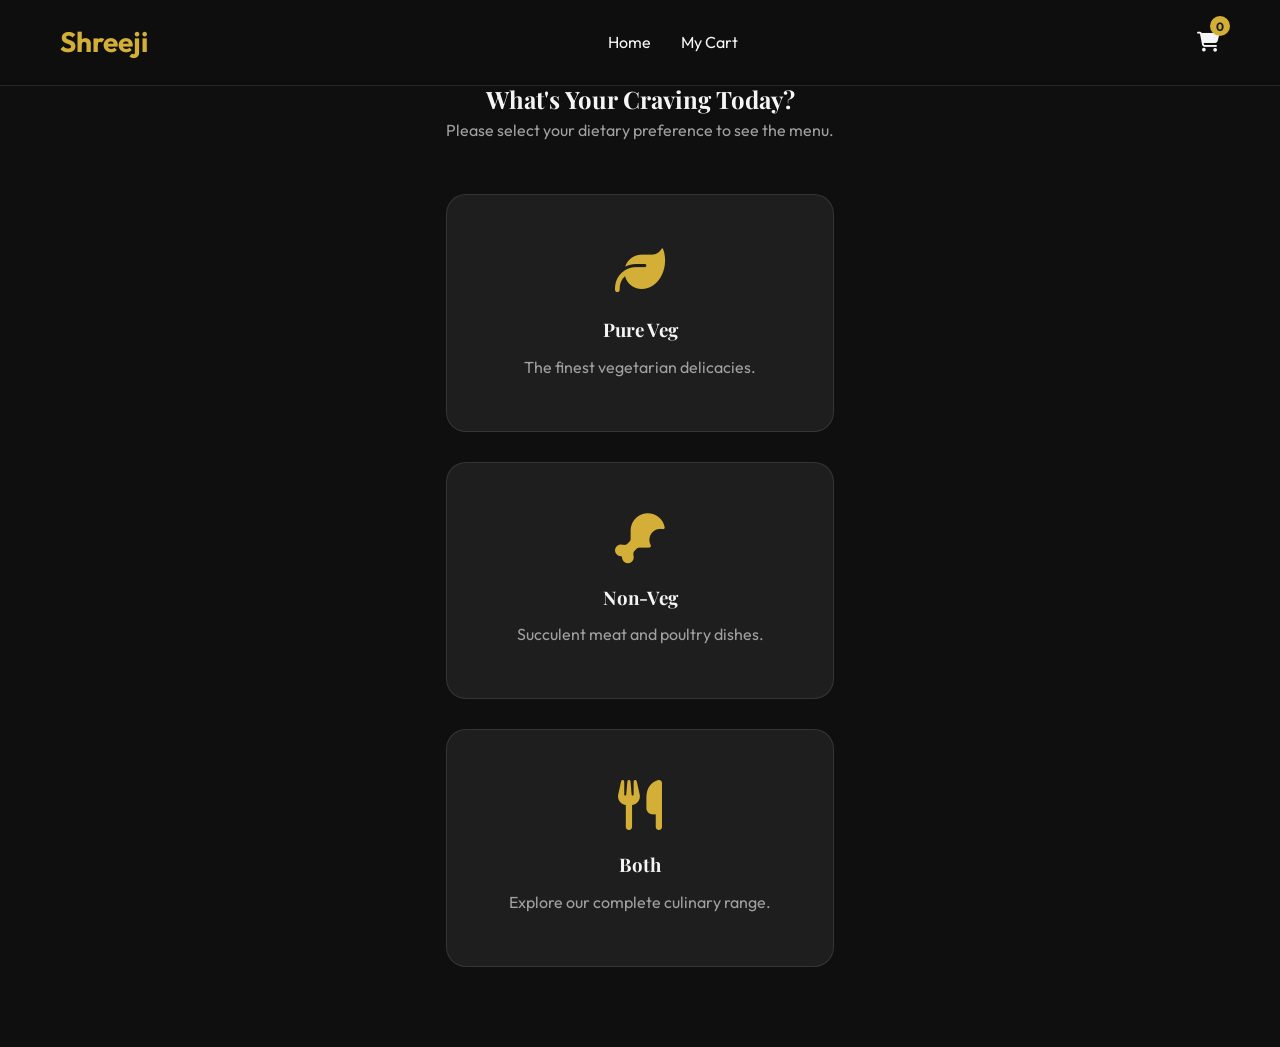
<file: selection.html>
<!DOCTYPE html>
<html lang="en">
<head>
    <meta charset="UTF-8">
    <meta name="viewport" content="width=device-width, initial-scale=1.0">
    <title>Dietary Preference | Shreeji Restaurant</title>
    <link rel="stylesheet" href="https://cdnjs.cloudflare.com/ajax/libs/font-awesome/6.4.0/css/all.min.css">
    <link rel="stylesheet" href="style.css">
</head>
<body>

    <nav>
        <div class="container">
            <a href="index.html" class="logo">Shreeji</a>
            <ul class="nav-links">
                <li><a href="index.html">Home</a></li>
                <li><a href="cart.html">My Cart</a></li>
            </ul>
            <a href="cart.html" class="cart-btn-link">
                <i class="fas fa-shopping-cart"></i>
                <span class="cart-counter" id="cartCounter">0</span>
            </a>
        </div>
    </nav>

    <main class="container">
        <section style="text-align: center;">
            <h2 class="section-title">What's Your Craving Today?</h2>
            <p style="color: var(--text-muted); margin-bottom: 40px;">Please select your dietary preference to see the menu.</p>
            
            <div class="selection-grid">
                <div class="selection-card" onclick="selectPref('veg')">
                    <i class="fas fa-leaf"></i>
                    <h3>Pure Veg</h3>
                    <p style="margin-top: 10px; color: var(--text-muted)">The finest vegetarian delicacies.</p>
                </div>
                <div class="selection-card" onclick="selectPref('non-veg')">
                    <i class="fas fa-drumstick-bite"></i>
                    <h3>Non-Veg</h3>
                    <p style="margin-top: 10px; color: var(--text-muted)">Succulent meat and poultry dishes.</p>
                </div>
                <div class="selection-card" onclick="selectPref('all')">
                    <i class="fas fa-utensils"></i>
                    <h3>Both</h3>
                    <p style="margin-top: 10px; color: var(--text-muted)">Explore our complete culinary range.</p>
                </div>
            </div>
        </section>
    </main>

    <script src="common.js"></script>
    <script>
        function selectPref(type) {
            PreferenceManager.setPreference(type);
            window.location.href = 'menu.html';
        }
    </script>
</body>
</html>
</file>
<file: style.css>
@import url('https://fonts.googleapis.com/css2?family=Outfit:wght@300;400;600;700&family=Playfair+Display:wght@700&display=swap');

:root {
    --primary-color: #d4af37; /* Metallic Gold */
    --secondary-color: #1a1a1a; /* Rich Black */
    --accent-color: #ff4d4d; /* For Non-Veg Label */
    --veg-color: #2ecc71; /* For Veg Label */
    --text-light: #f5f5f5;
    --text-muted: #a0a0a0;
    --bg-dark: #0f0f0f;
    --card-bg: #1e1e1e;
    --transition: all 0.3s ease;
    --shadow: 0 10px 30px rgba(0, 0, 0, 0.5);
    --glass-bg: rgba(255, 255, 255, 0.05);
    --glass-border: rgba(255, 255, 255, 0.1);
}

* {
    margin: 0;
    padding: 0;
    box-sizing: border-box;
}

body {
    font-family: 'Outfit', sans-serif;
    background-color: var(--bg-dark);
    color: var(--text-light);
    line-height: 1.6;
    overflow-x: hidden;
    min-height: 100vh;
    display: flex;
    flex-direction: column;
}

h1, h2, h3 {
    font-family: 'Playfair Display', serif;
}

a {
    text-decoration: none;
    color: inherit;
}

ul {
    list-style: none;
}

button {
    cursor: pointer;
    border: none;
    outline: none;
    font-family: inherit;
}

.container {
    max-width: 1200px;
    margin: 0 auto;
    padding: 0 20px;
}

/* Navbar */
nav {
    position: fixed;
    top: 0;
    width: 100%;
    background: rgba(15, 15, 15, 0.95);
    backdrop-filter: blur(10px);
    z-index: 1000;
    padding: 20px 0;
    border-bottom: 1px solid var(--glass-border);
}

nav .container {
    display: flex;
    justify-content: space-between;
    align-items: center;
}

.logo {
    font-size: 28px;
    font-weight: 700;
    color: var(--primary-color);
}

.nav-links {
    display: flex;
    gap: 30px;
}

.nav-links li a {
    transition: var(--transition);
}

.nav-links li a:hover {
    color: var(--primary-color);
}

.cart-btn-link {
    position: relative;
    color: var(--text-light);
    font-size: 20px;
}

.cart-counter {
    position: absolute;
    top: -10px;
    right: -10px;
    background: var(--primary-color);
    color: var(--secondary-color);
    font-size: 12px;
    width: 20px;
    height: 20px;
    border-radius: 50%;
    display: flex;
    justify-content: center;
    align-items: center;
    font-weight: 700;
}

/* Sections */
main {
    flex-grow: 1;
    padding-top: 80px;
}

section {
    padding: 80px 0;
}

/* Footer & Management */
footer {
    background: #050505;
    padding: 60px 0 20px;
    border-top: 1px solid var(--glass-border);
}

.footer-grid {
    display: grid;
    grid-template-columns: repeat(auto-fit, minmax(250px, 1fr));
    gap: 40px;
    margin-bottom: 40px;
}

.footer-info h3 {
    color: var(--primary-color);
    margin-bottom: 20px;
}

.footer-info p {
    color: var(--text-muted);
    margin-bottom: 10px;
}

.social-links {
    display: flex;
    gap: 15px;
    margin-top: 20px;
}

.social-links a {
    width: 40px;
    height: 40px;
    background: var(--glass-bg);
    display: flex;
    justify-content: center;
    align-items: center;
    border-radius: 50%;
    border: 1px solid var(--glass-border);
    transition: var(--transition);
}

.social-links a:hover {
    background: var(--primary-color);
    color: var(--secondary-color);
}

.copyright {
    text-align: center;
    color: var(--text-muted);
    font-size: 14px;
    padding-top: 20px;
    border-top: 1px solid var(--glass-border);
}

/* Buttons */
.btn {
    padding: 12px 30px;
    border-radius: 50px;
    font-weight: 600;
    transition: var(--transition);
    display: inline-block;
}

.btn-primary {
    background: var(--primary-color);
    color: var(--secondary-color);
}

.btn-primary:hover {
    transform: translateY(-3px);
    box-shadow: 0 5px 15px rgba(212, 175, 55, 0.4);
}

.btn-outline {
    border: 1px solid var(--primary-color);
    color: var(--primary-color);
    background: transparent;
}

.btn-outline:hover {
    background: var(--primary-color);
    color: var(--secondary-color);
}

/* Cards */
.food-card {
    background: var(--card-bg);
    border-radius: 20px;
    overflow: hidden;
    transition: var(--transition);
    border: 1px solid var(--glass-border);
    display: flex;
    flex-direction: column;
}

.food-card:hover { transform: translateY(-10px); border-color: var(--primary-color); }
.food-img { width: 100%; height: 200px; object-fit: cover; }
.food-info { padding: 20px; flex-grow: 1; display: flex; flex-direction: column; }
.food-header { display: flex; justify-content: space-between; align-items: flex-start; margin-bottom: 10px; }
.price { font-weight: 700; color: var(--primary-color); }
.food-type { font-size: 14px; margin-bottom: 20px; }
.veg { color: var(--veg-color); }
.non-veg { color: var(--accent-color); }

/* Selection Page specific */
.selection-grid {
    display: grid;
    grid-template-columns: repeat(auto-fit, minmax(300px, 1fr));
    gap: 30px;
    margin-top: 50px;
}

.selection-card {
    background: var(--card-bg);
    padding: 50px 30px;
    border-radius: 20px;
    text-align: center;
    border: 1px solid var(--glass-border);
    transition: var(--transition);
    cursor: pointer;
}

.selection-card:hover {
    border-color: var(--primary-color);
    background: rgba(212, 175, 55, 0.05);
}

.selection-card i {
    font-size: 50px;
    color: var(--primary-color);
    margin-bottom: 20px;
}

/* Menu Grid */
.menu-grid {
    display: grid;
    grid-template-columns: repeat(auto-fill, minmax(280px, 1fr));
    gap: 30px;
}

/* Category Bar */
.category-container {
    overflow-x: auto;
    white-space: nowrap;
    padding: 10px 0 20px;
    margin-bottom: 30px;
    -webkit-overflow-scrolling: touch;
    display: flex;
    gap: 15px;
    border-bottom: 1px solid var(--glass-border);
}

.category-container::-webkit-scrollbar {
    height: 4px;
}

.category-container::-webkit-scrollbar-thumb {
    background: var(--primary-color);
    border-radius: 10px;
}

.cat-btn {
    background: var(--glass-bg);
    color: var(--text-light);
    padding: 10px 25px;
    border-radius: 30px;
    border: 1px solid var(--glass-border);
    transition: var(--transition);
    flex-shrink: 0;
}

.cat-btn.active, .cat-btn:hover {
    background: var(--primary-color);
    color: var(--secondary-color);
    border-color: var(--primary-color);
}

/* View Toggle */
.view-controls {
    display: flex;
    justify-content: space-between;
    align-items: center;
    margin-bottom: 30px;
}

.toggle-btn {
    background: var(--glass-bg);
    color: var(--text-light);
    padding: 8px 15px;
    border-radius: 5px;
    border: 1px solid var(--glass-border);
    margin-left: 10px;
}

.toggle-btn.active {
    background: var(--primary-color);
    color: var(--secondary-color);
}

/* List View (Vertical/Horizontal Toggle) */
.menu-grid.list-view {
    grid-template-columns: 1fr;
}

.menu-grid.list-view .food-card {
    flex-direction: row;
    height: 150px;
}

.menu-grid.list-view .food-img {
    width: 200px;
    height: 100%;
}

.menu-grid.list-view .food-info {
    flex-direction: row;
    align-items: center;
    justify-content: space-between;
    padding: 0 30px;
    width: 100%;
}

.menu-grid.list-view .add-to-cart, 
.menu-grid.list-view .btn-outline {
    width: auto;
    padding: 10px 30px;
}

/* Responsive */
@media (max-width: 768px) {
    .nav-links { display: none; }
    .menu-grid.list-view .food-card {
        flex-direction: column;
        height: auto;
    }
    .menu-grid.list-view .food-img {
        width: 100%;
        height: 150px;
    }
}
</file>
